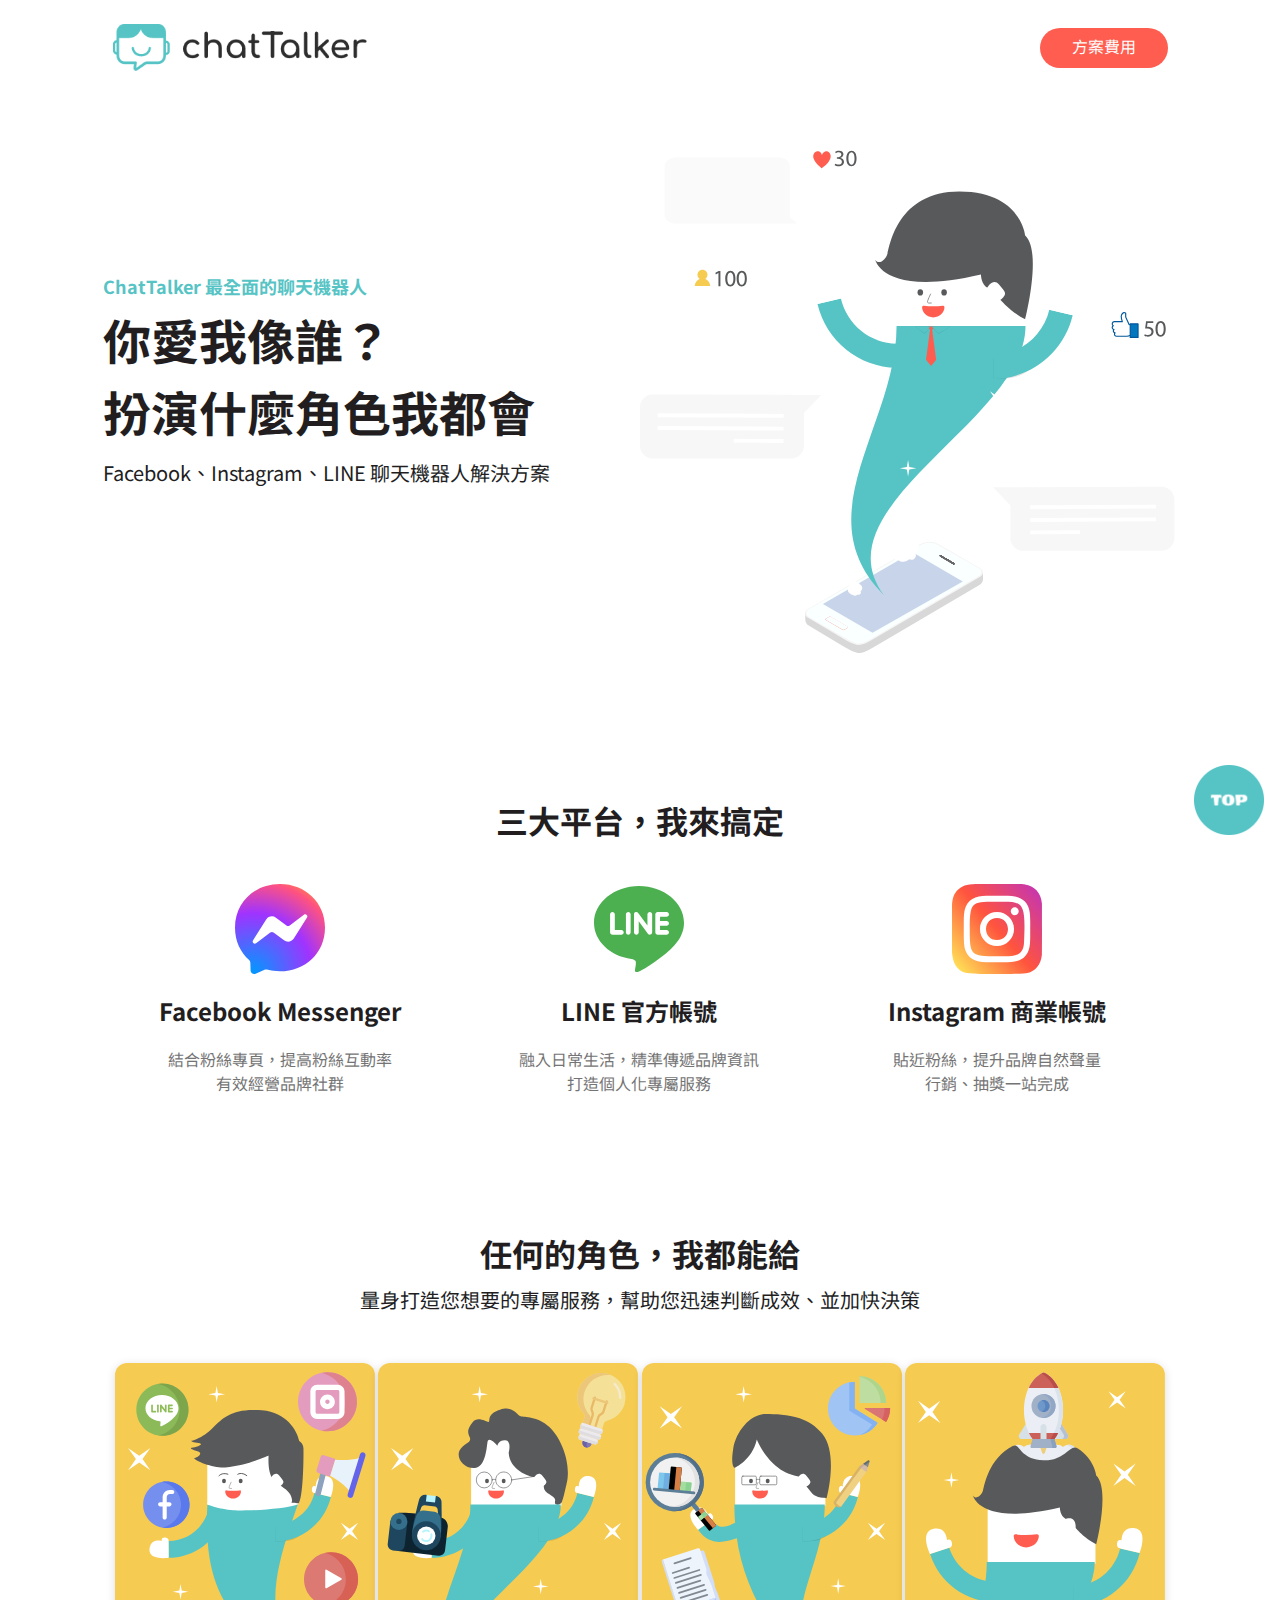
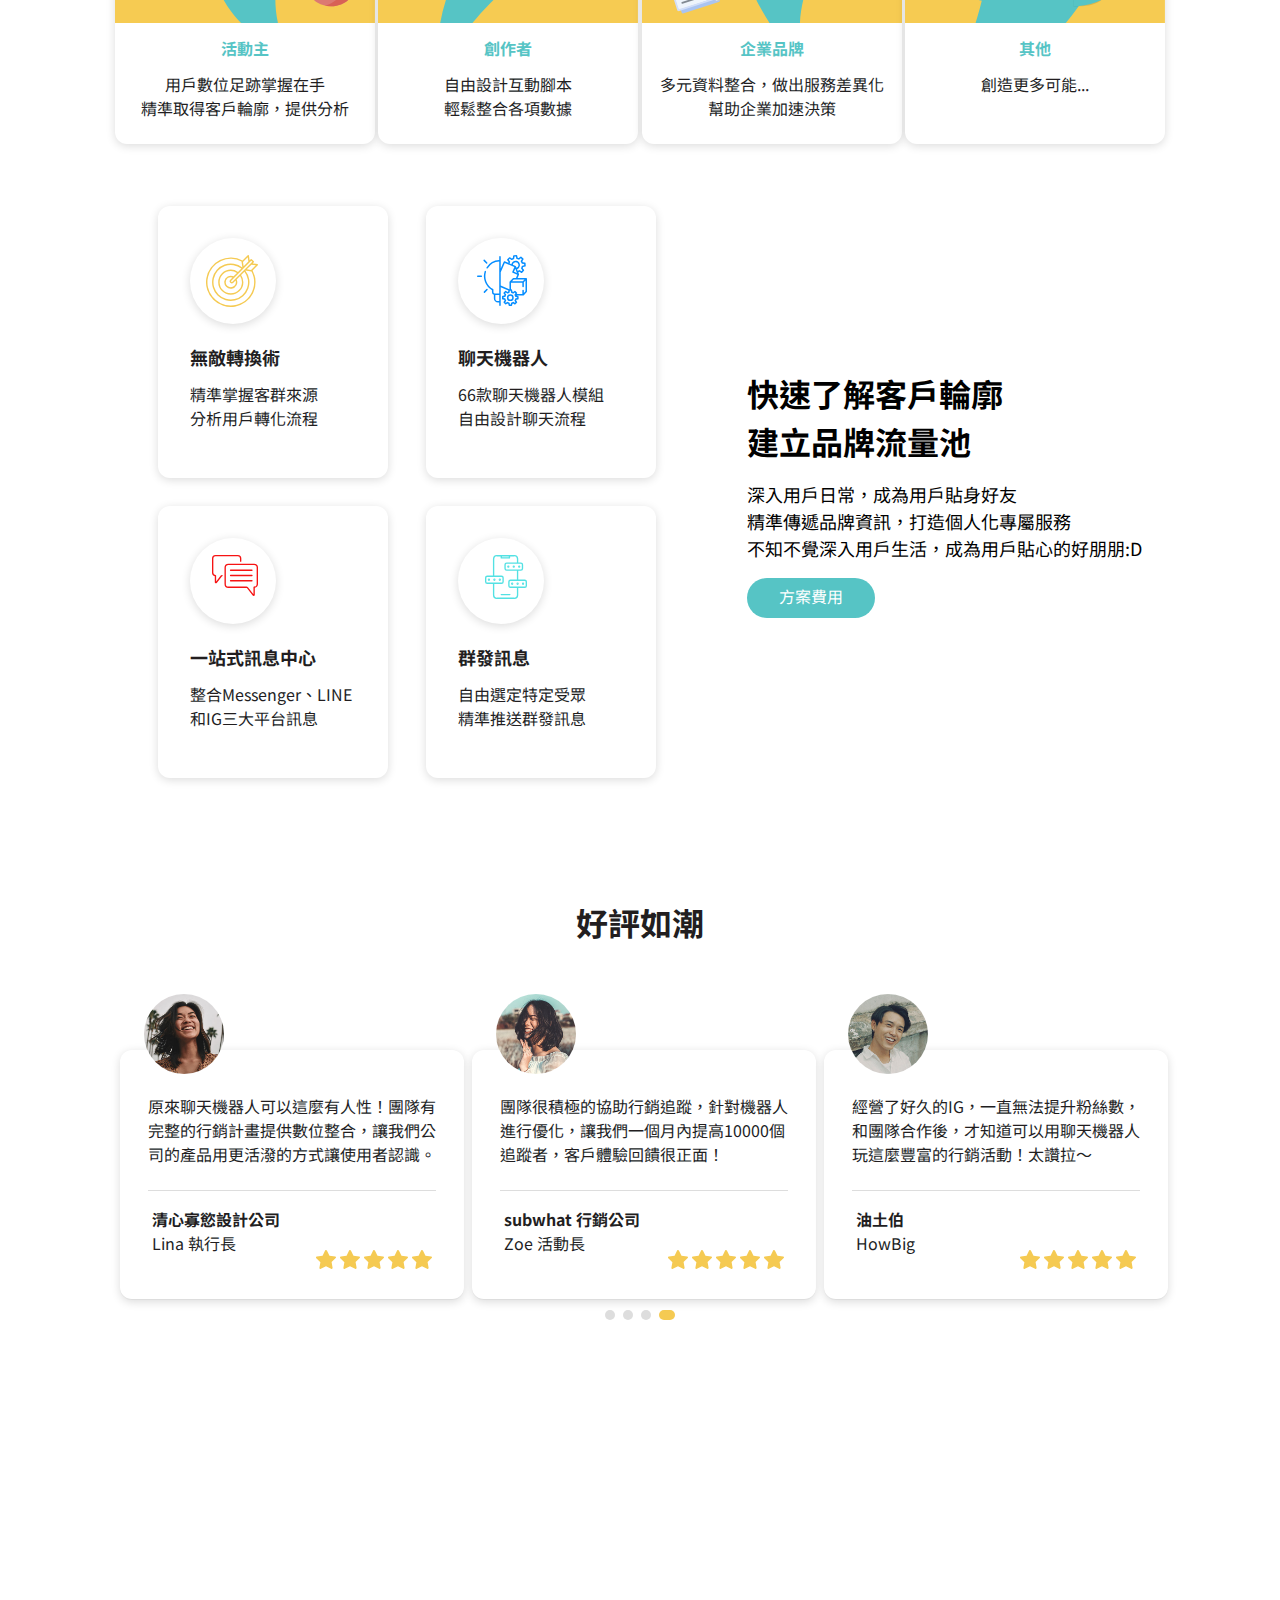
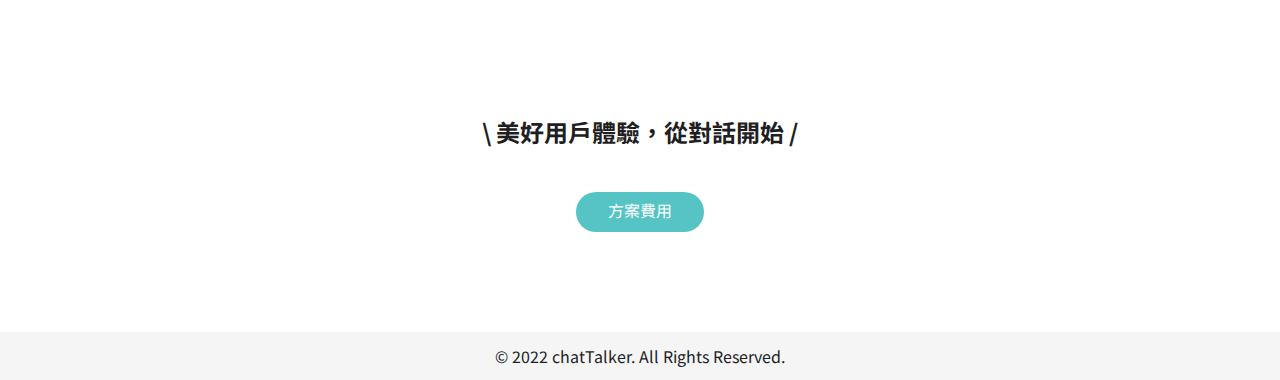
<file: index.html>
<!DOCTYPE html>
<html lang="en">

<head>
  <meta charset="UTF-8">
  <meta http-equiv="X-UA-Compatible" content="IE=edge">
  <meta name="viewport" content="width=device-width, initial-scale=1.0">
  <title>ChatTalker 最全面的聊天機器人 | 首頁</title>
  <link rel="stylesheet" href="css/all.css">
  <link rel="preconnect" href="https://fonts.googleapis.com">
  <link rel="preconnect" href="https://fonts.gstatic.com" crossorigin>
  <link href="https://fonts.googleapis.com/css2?family=Noto+Sans+TC&display=swap" rel="stylesheet">
</head>

<body>
  <div class="container">

    <a class="topBtn" href="#top"><img src="img/top.png" alt="top"></a>
    <a class="topBtnBig" href="#top"><img src="img/top@2x.png" alt="top"></a>

    <nav id="top">
      <h1 class="logo">
        <a href="#">
          <img src="img/logo.png"
            alt="logo">
        </a>
      </h1>
      <a href="/payment.html" class="btn">方案費用</a>
    </nav>
    <header>
      <ul class="slogan">
        <li class="text-blue text18 text-bold">ChatTalker 最全面的聊天機器人</li>
        <li class="text-darkGary text-bold lh15">你愛我像誰？<br> 扮演什麼角色我都會</li>
        <li class="text-darkGary text20">Facebook、Instagram、LINE 聊天機器人解決方案</li>
      </ul>
      <a href="#" class="banner">
        <img src="img/home.svg"
          alt="home">
      </a>
    </header>

    <ul class="sns">
      <h2 class="text-darkGary text-center text-bold">三大平台，我來搞定</h2>
      <li class="card text-center">
        <img
          src="img/messenger.svg"
          alt="FBmessenger">
        <h3 class="text-bold text24 text-darkGary">Facebook Messenger</h3>
        <p class="text16 text-gary lh15">結合粉絲專頁，提高粉絲互動率 <br> 有效經營品牌社群</p>
      </li>
      <li class="card text-center">
        <img src="img/line.svg"
          alt="line">
        <h3 class="text-bold text24 text-darkGary">LINE 官方帳號</h3>
        <p class="text16 text-gary lh15">融入日常生活，精準傳遞品牌資訊<br>打造個人化專屬服務</p>
      </li>
      <li class="card text-center">
        <img
          src="img/instagram.svg"
          alt="ig">
        <h3 class="text-bold text24 text-darkGary">Instagram 商業帳號</h3>
        <p class="text16 text-gary lh15">貼近粉絲，提升品牌自然聲量<br> 行銷、抽獎一站完成</p>
      </li>
    </ul>

    <div class="feature">
      <h2 class="text-bold text-center text-bold text-darkGary">任何的角色，我都能給</h2>
      <p class="text20 text-center text-darkGary lh15">量身打造您想要的專屬服務，幫助您迅速判斷成效、並加快決策</p>

      <ul class="feature-list">
        <li class="feature-card text-center">
          <img src="img/ch01.svg"
            alt="活動主">
          <h2 class="text-blue text-bold text16">活動主</h2>
          <p class="text-darkGary text16 lh15">用戶數位足跡掌握在手<br>精準取得客戶輪廓，提供分析</p>
        </li>
        <li class="feature-card text-center">
          <img src="img/ch02.svg"
            alt="創作者">
          <h2 class="text-blue text-bold text16">創作者</h2>
          <p class="text-darkGary text16 lh15">自由設計互動腳本 <br> 輕鬆整合各項數據</p>
        </li>
        <li class="feature-card text-center">
          <img src="img/ch03.svg"
            alt="企業品牌">
          <h2 class="text-blue text-bold text16">企業品牌</h2>
          <p class="text-darkGary text16 lh15">多元資料整合，做出服務差異化 <br> 幫助企業加速決策</p>
        </li>
        <li class="feature-card text-center">
          <img src="img/ch04.svg"
            alt="其他">
          <h2 class="text-blue text-bold text16">其他</h2>
          <p class="text-darkGary text16 lh15">創造更多可能...</p>
        </li>
      </ul>
    </div>

    <div class="functions">
      <ul class="funcList">
        <li class="funcCard">
          <div class="rad">
            <img
              src="img/icon01.svg"
              alt="無體轉換術">
          </div>
          <h3 class="text-bold text18 text-darkGary">無敵轉換術</h3>
          <p class="text16 text-darkGary lh15">精準掌握客群來源<br>分析用戶轉化流程</p>
        </li>
        <li class="funcCard">
          <div class="rad">
            <img
              src="img/icon02.svg"
              alt="聊天機器人">
          </div>
          <h3 class="text-bold text18 text-darkGary">聊天機器人</h3>
          <p class="text16 text-darkGary lh15">66款聊天機器人模組<br>自由設計聊天流程</p>
        </li>
        <li class="funcCard">
          <div class="rad">
            <img
              src="img/icon03.svg"
              alt="一站式訊息中心">
          </div>
          <h3 class="text-bold text18 text-darkGary">一站式訊息中心</h3>
          <p class="text16 text-darkGary lh15">整合Messenger、LINE<br>和IG三大平台訊息</p>
        </li>
        <li class="funcCard">
          <div class="rad">
            <img
              src="img/icon04.svg"
              alt="群發訊息">
          </div>
          <h3 class="text-bold text18 text-darkGary">群發訊息</h3>
          <p class="text16 text-darkGary lh15">自由選定特定受眾<br>精準推送群發訊息</p>
        </li>
      </ul>
      <div class="funcPay">
        <ul>
          <li class="text-bold text28 lh15">快速了解客戶輪廓<br>建立品牌流量池</li>
          <li class="text18 lh15">深入用戶日常，成為用戶貼身好友<br>精準傳遞品牌資訊，打造個人化專屬服務<br>不知不覺深入用戶生活，成為用戶貼心的好朋朋:D</li>
          <li><a class="btn bg-blue" href="/payment.html">方案費用</a></li>
        </ul>
      </div>
    </div>

    <div class="rate">
      <h2 class="text28 text-darkGary text-center text-bold">好評如潮</h2>

      <ul class="rateList">
        
        <li class="rateBox">
          <div class="stars">
            <img
              src="img/icon_star.svg"
              alt="star">
            <img
              src="img/icon_star.svg"
              alt="star">
            <img
              src="img/icon_star.svg"
              alt="star">
            <img
              src="img/icon_star.svg"
              alt="star">
            <img
              src="img/icon_star.svg"
              alt="star">
          </div>
          <img class="userIcon"
            src="img/user01.jpg" alt="user-Lina">
          <div class="rateText">
            <p class="lh15 text16 text-darkGary">原來聊天機器人可以這麼有人性！團隊有完整的行銷計畫提供數位整合，讓我們公司的產品用更活潑的方式讓使用者認識。</p>
            <ul>
              <li class="text16 text-bold text-darkGary">清心寡慾設計公司</li>
              <li class="text16 text-darkGary">Lina 執行長</li>
            </ul>
          </div>
        </li>

        <li class="rateBox">
          <div class="stars">
            <img
              src="img/icon_star.svg"
              alt="star">
            <img
              src="img/icon_star.svg"
              alt="star">
            <img
              src="img/icon_star.svg"
              alt="star">
            <img
              src="img/icon_star.svg"
              alt="star">
            <img
              src="img/icon_star.svg"
              alt="star">
          </div>
          <img class="userIcon"
            src="img/user02.jpg" alt="user-Zoe">
          <div class="rateText">
            <p class="lh15 text16 text-darkGary">團隊很積極的協助行銷追蹤，針對機器人進行優化，讓我們一個月內提高10000個追蹤者，客戶體驗回饋很正面！</p>
            <ul>
              <li class="text16 text-bold text-darkGary">subwhat 行銷公司</li>
              <li class="text16 text-darkGary">Zoe 活動長</li>
            </ul>
          </div>
        </li>

        <li class="rateBox">
          <div class="stars">
            <img
              src="img/icon_star.svg"
              alt="star">
            <img
              src="img/icon_star.svg"
              alt="star">
            <img
              src="img/icon_star.svg"
              alt="star">
            <img
              src="img/icon_star.svg"
              alt="star">
            <img
              src="img/icon_star.svg"
              alt="star">
          </div>
          <img class="userIcon"
            src="img/user03.jpg" alt="user-HowBig">
          <div class="rateText">
            <p class="lh15 text16 text-darkGary">經營了好久的IG，一直無法提升粉絲數，和團隊合作後，才知道可以用聊天機器人玩這麼豐富的行銷活動！太讚拉～</p>
            <ul>
              <li class="text16 text-bold text-darkGary">油土伯</li>
              <li class="text16 text-darkGary">HowBig</li>
            </ul>
          </div>
        </li>

      </ul>
    </div>

    <div class="dots">
      <div class="dot"></div>
      <div class="dot"></div>
      <div class="dot"></div>
      <div class="longDot"></div>
    </div>
    <footer class="text-center">
      <h2 class="text24 text-darkGary text-bold">\ 美好用戶體驗，從對話開始 /</h2>
      <a class="btn bg-blue" href="payment.html">方案費用</a>
    </footer>
  </div>

  <h4 class="text16 text-darkGary text-center">© 2022 chatTalker. All Rights Reserved.</h4>

</body>

</html>
</file>
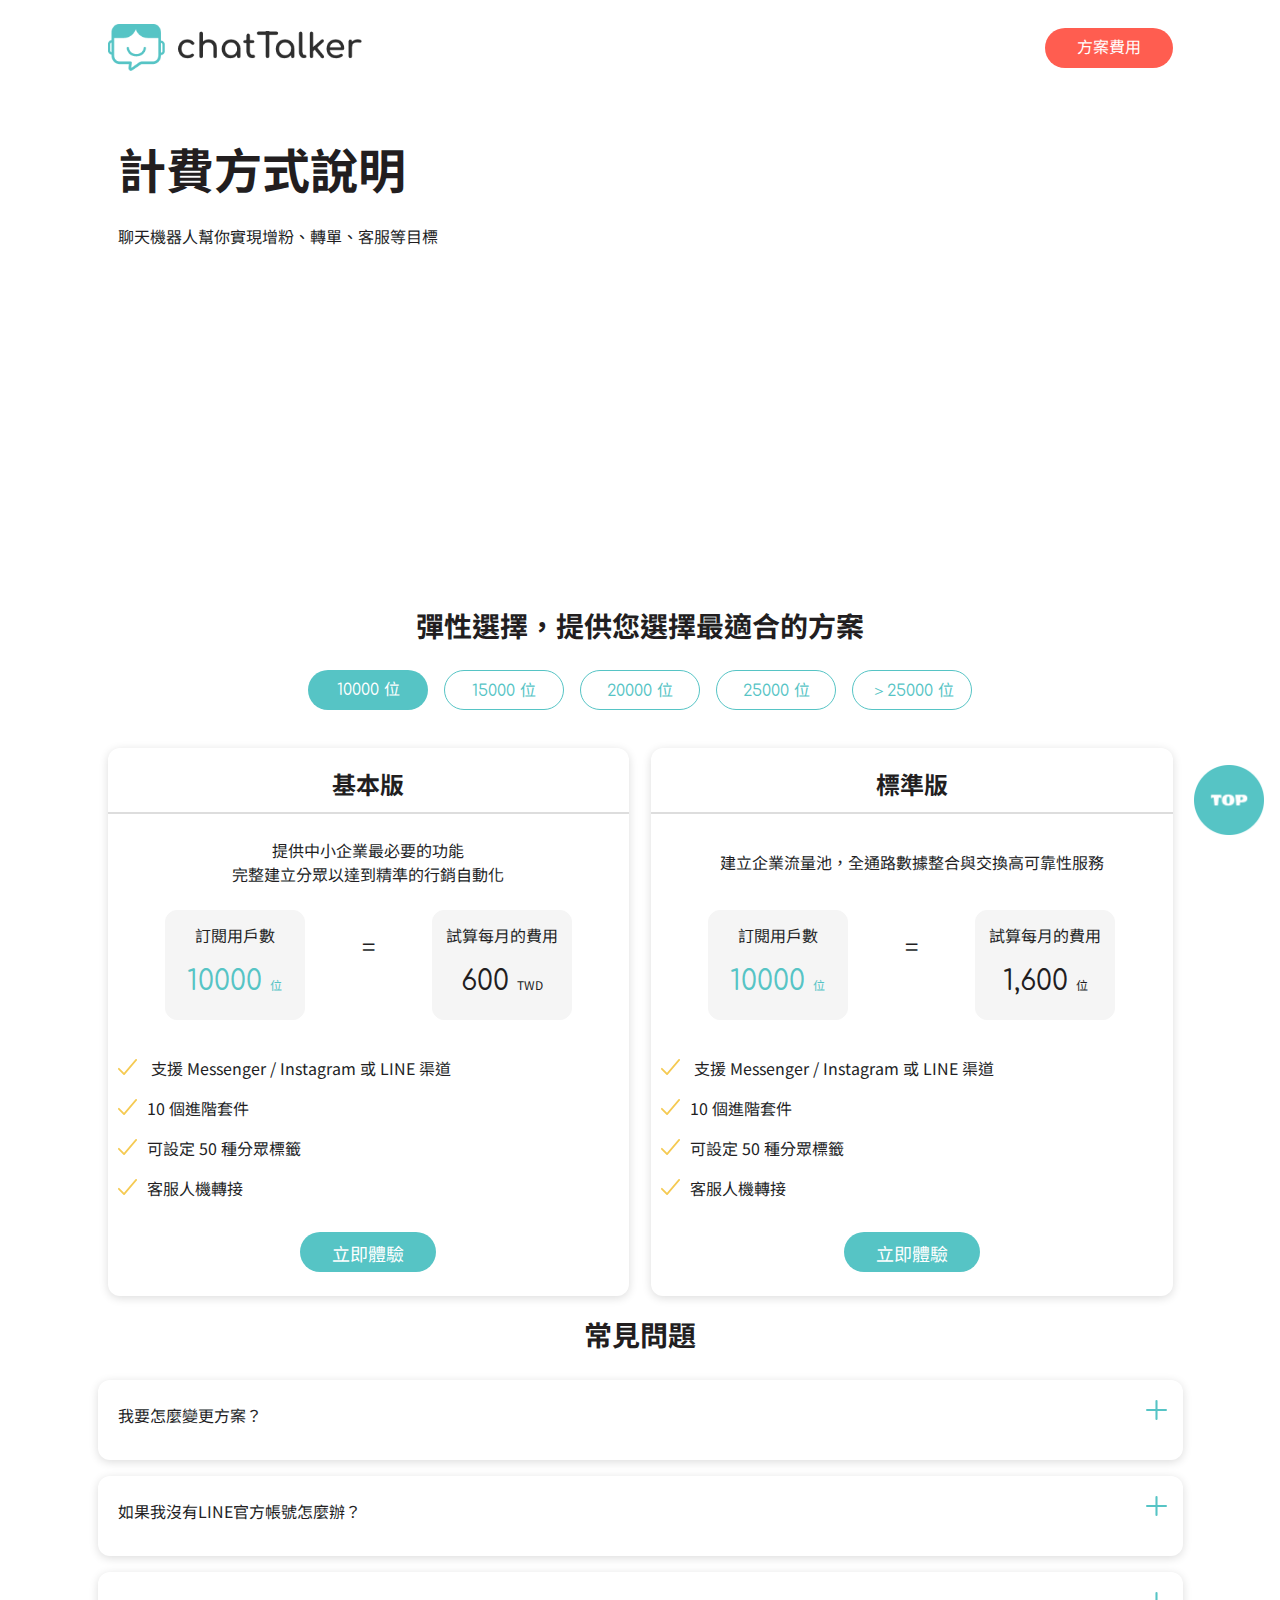
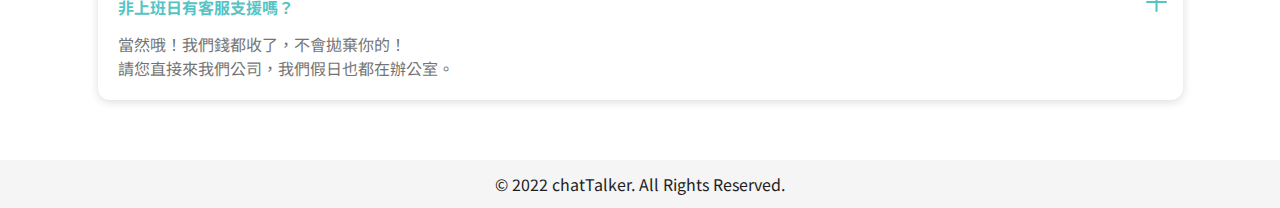
<file: payment.html>
<!DOCTYPE html>
<html lang="en">

<head>
  <meta charset="UTF-8">
  <meta http-equiv="X-UA-Compatible" content="IE=edge">
  <meta name="viewport" content="width=device-width, initial-scale=1.0">
  <title>ChatTalker 最全面的聊天機器人 | 費用</title>
  <link rel="stylesheet" href="css/all2.css">
  <link rel="preconnect" href="https://fonts.googleapis.com">
  <link rel="preconnect" href="https://fonts.gstatic.com" crossorigin>
  <link href="https://fonts.googleapis.com/css2?family=Comfortaa&family=Noto+Sans+TC&display=swap" rel="stylesheet">
</head>

<body>
  <div class="container">

    <a class="topBtn" href="#top"><img src="img/top.png" alt="top"></a>
    <a class="topBtnBig" href="#top"><img src="img/top@2x.png" alt="top"></a>

    <nav>
      <h1 class="logo">
        <a href="#">
          <img src="img/logo.png"
            alt="logo">
        </a>
      </h1>
      <a href="payment.html" class="btn">方案費用</a>
    </nav>
    <div class="wrap-header">
      <header>
        <h1 class="text32 text-bold">計費方式說明</h1>
        <p class="text16">聊天機器人幫你實現增粉、轉單、客服等目標</p>
      </header>
    </div>

    <div class="chose">
      <h2 class="text28 text-bold text-center lh15">彈性選擇，提供您選擇最適合的方案</h2>

      <ul class="choseMenu">
        <li><a class="btn text-center bg-blue " href="#">10000 <span>位</span></a></li>
        <li><a class="btn text-center bg-blue click " href="#">15000 <span>位</span></a></li>
        <li><a class="btn text-center bg-blue click " href="#">20000 <span>位</span></a></li>
        <li><a class="btn text-center bg-blue click " href="#">25000 <span>位</span></a></li>
        <li><a class="btn text-center bg-blue click " href="#">＞25000 <span>位</span></a></li>
      </ul>

      <ul class="choseCardList">
        <li class="choseCard">
          <h3 class="text24 text-center text-bold">基本版</h3>
          <p class="text-center lh15">提供中小企業最必要的功能<br>完整建立分眾以達到精準的行銷自動化</p>
          <div class="plusBlock">
            <div class="pList">
              <div class="price text-center">
                <h4>訂閱用戶數</h4>
                <p class="text-blue text28">10000 <span>位</span> </p>
              </div>
              <p class="text24">=</p>
              <div class="price text-center">
                <h4>試算每月的費用</h4>
                <p class=" text28">600 <span>TWD</span> </p>
              </div>
            </div>
            <ul class="goodList">
              <li class="text14"><img src="img/icon_check.svg" alt="check">
                支援 Messenger / Instagram 或 LINE 渠道</li>
              <li class="text14"><img src="img/icon_check.svg" alt="check">10 個進階套件</li>
              <li class="text14"><img src="img/icon_check.svg" alt="check">可設定 50 種分眾標籤</li>
              <li class="text14"><img src="img/icon_check.svg" alt="check">客服人機轉接</li>
            </ul>
            <a href="index.html" class="btn bg-blue text18">立即體驗</a>
          </div>
        </li>
        <li class="choseCard">
          <h3 class="text24 text-center text-bold">標準版</h3>
          <p class="text-center lh30">建立企業流量池，全通路數據整合與交換高可靠性服務</p>
          <div class="plusBlock">
            <div class="pList">
              <div class="price text-center">
                <h4>訂閱用戶數</h4>
                <p class="text-blue text28">10000 <span>位</span> </p>
              </div>
              <p class="text24">=</p>
              <div class="price text-center">
                <h4>試算每月的費用</h4>
                <p class=" text28">1,600 <span>位</span> </p>
              </div>
            </div>
            <ul class="goodList">
              <li class="text14"><img src="img/icon_check.svg" alt="check">
                支援 Messenger / Instagram 或 LINE 渠道</li>
              <li class="text14"><img src="img/icon_check.svg" alt="check">10 個進階套件</li>
              <li class="text14"><img src="img/icon_check.svg" alt="check">可設定 50 種分眾標籤</li>
              <li class="text14"><img src="img/icon_check.svg" alt="check">客服人機轉接</li>
            </ul>
            <a href="index.html" class="btn bg-blue text18">立即體驗</a>
          </div>
        </li>
      </ul>
    </div>

    <div class="QA">
      <h2 class="text28 text-bold text-center">常見問題</h2>
      <ul class="QAmenu lh15">
        <li class="QAitem">
          <img src="img/icon_plus.svg" alt="plus-btn">
          <a class="text-darkGary" href="">我要怎麼變更方案？</a>
          <p class="text-gary"></p>
        </li>
        <li class="QAitem">
          <img src="img/icon_plus.svg" alt="plus-btn">
          <a class="text-darkGary" href="">如果我沒有LINE官方帳號怎麼辦？</a>
          <p class="text-gary"></p>
        </li>
        <li class="QAitem">
          <img src="img/icon_plus.svg" alt="plus-btn">
          <a class="text-blue text-bold" href="#">非上班日有客服支援嗎？</a>
          <p class="text-gary">當然哦！我們錢都收了，不會拋棄你的！<br> 請您直接來我們公司，我們假日也都在辦公室。</p>
        </li>
      </ul>
    </div>
  </div>
  </div>

  <footer>
    <h4 class="text16 text-darkGary text-center">© 2022 chatTalker. All Rights Reserved.</h4>
  </footer>

</body>

</html>
</file>
<file: css/all.css>
html,
body,
div,
span,
applet,
object,
iframe,
h1,
h2,
h3,
h4,
h5,
h6,
p,
blockquote,
pre,
a,
abbr,
acronym,
address,
big,
cite,
code,
del,
dfn,
em,
img,
ins,
kbd,
q,
s,
samp,
small,
strike,
strong,
sub,
sup,
tt,
var,
b,
u,
i,
center,
dl,
dt,
dd,
ol,
ul,
li,
fieldset,
form,
label,
legend,
table,
caption,
tbody,
tfoot,
thead,
tr,
th,
td,
article,
aside,
canvas,
details,
embed,
figure,
figcaption,
footer,
header,
hgroup,
menu,
nav,
output,
ruby,
section,
summary,
time,
mark,
audio,
video {
  margin: 0;
  padding: 0;
  border: 0;
  font-size: 100%;
  font: inherit;
  vertical-align: baseline;
}

/* HTML5 display-role reset for older browsers */
article,
aside,
details,
figcaption,
figure,
footer,
header,
hgroup,
menu,
nav,
section {
  display: block;
}

body {
  line-height: 1;
}

ol,
ul {
  list-style: none;
}

blockquote,
q {
  quotes: none;
}

blockquote:before,
blockquote:after,
q:before,
q:after {
  content: '';
  content: none;
}

table {
  border-collapse: collapse;
  border-spacing: 0;
}

/* RESET */

.container {
  padding-right: 5px;
  padding-left: 5px;
  max-width: 1085px;
  margin: 0 auto;
  /* padding: 0 8px; */
  /* border: 1px solid #ccc; */
}

img {
  max-width: 100%;
  height: auto;
}

*,
*::before,
*::after {
  Box-sizing: border-box;
}

* {
  -webkit-box-sizing: border-box;
  -moz-box-sizing: border-box;
  box-sizing: border-box;
}

a {
  text-decoration: none;
  display: block;
}

/*my reset*/

body {
  font-family: 'Noto Sans TC', sans-serif;
  background-image:
    url(https://raw.githubusercontent.com/hexschool/webLayoutTraining1st/master/chatTalker_images/bg_home.svg),
    url(https://raw.githubusercontent.com/hexschool/webLayoutTraining1st/master/chatTalker_images/home_footer.svg);
  background-position: top right, bottom 150px center;
  background-repeat: no-repeat, no-repeat;
  background-size: 65vw, 100vw;
}

.topBtn {
  position: fixed;
  right: 16px;
  top: 90%;
  width: 50px;
  display: none;
}

.topBtnBig {
  position: fixed;
  right: 16px;
  top: 85%;
  width: 70px;
}


@media (max-width:576px) {

  .topBtnBig{
    display: none;
  }

  .topBtn{
    display: block;
  }

  body {
    background-image: none;
  }

  nav {
    border-bottom: 2px solid #FFD153;
  }

  header {
    flex-direction: column;
  }
}

nav {
  display: flex;
  justify-content: space-between;
  padding: 24px 10px;
  align-items: center;
}


.logo {
  display: inline-block;
  width: 30vw;
}

@media (min-width:768px) {
  .logo {
    width: 20vw;
  }
}

.btn {
  width: 128px;
  height: 40px;
  background: #FF5D50;
  color: white;
  font-size: 16px;
  padding: 10px 32px 8px 32px;
  border-radius: 22px;
}

.btn:hover{
  color: #fff;
  background: #221e1f;
}

header {
  display: flex;
  align-items: center;
  justify-content: space-between;
  padding-top: 10px;
}

.slogan>li:first-child {
  padding-bottom: 8px;
}

.slogan>li:nth-child(2) {
  padding-bottom: 16px;
  font-size: 32px;
}

.banner {
  width: 100%;
  background-image: url(https://raw.githubusercontent.com/hexschool/webLayoutTraining1st/master/chatTalker_images/bg_home_sm.svg);
  background-repeat: no-repeat;
  background-position: center top 95%;

}

@media (min-width:576px) {
  .banner {
    width: 50%;
    background-image: none;
  }

  .slogan>li:nth-child(2) {
    font-size: 48px;
  }

  .sns>h2,
  .feature>h2 {
    font-size: 48px;
  }

  .funcPay>ul>li:nth-child(1) {
    font-size: 32px;
  }

  .rate>h2,
  footer>h2 {
    font-size: 32px;
  }

}

.sns {
  padding: 150px 0;
}

.sns>h2 {
  padding-bottom: 48px;
  font-size: 32px;
}

.card {
  width: 33%;
  display: inline-block;
}

@media (max-width:768px) {

  .card {
    width: 100%;
    display: block;
    padding-bottom: 24px;
  }

}

.card>img {
  width: 90px;
}

@media (max-width:576px) {
  .card>img {
    width: 60px;
  }

}

.card>h3 {
  padding: 24px 0;
}

.feature {
  margin: -8px;
  padding-left: 20px;
  padding-right: 20px;
  padding-bottom: 60px;
}

.feature>h2 {
  font-size: 32px;
  padding-bottom: 16px;
}

.feature-list {
  display: flex;
  justify-content: space-between;
  flex-wrap: wrap;
  padding-top: 48px;
}

.feature-card {
  width: 260px;
  border-radius: 12px;
  box-shadow: 0px 2px 10px rgba(0, 0, 0, 0.14);
  background: #fff;
  margin-bottom: 10px;
}

@media (max-width:992px) {
  .feature-card {
    width: 24%;
  }

}

@media (max-width:768px) {
  .feature-list {
    justify-content: space-around;
  }

  .feature-card {
    width: 260px;
  }

}

.feature-card>img {
  border-top-right-radius: 12px;
  border-top-left-radius: 12px;
}

.feature-card>h2 {
  padding-top: 16px;
}

.feature-card>p {
  padding: 16px 0 24px 0;
}

.functions {
  display: flex;
  justify-content: space-around;
  padding-bottom: 100px;
}


@media (max-width:576px) {
  .functions {
    flex-direction: column-reverse;
    align-items: center;
    padding-bottom: 50px;
  }

  .funcPay {
    text-align: center;
  }

  .funcPay .btn {
    margin: 0 auto;
  }

  .funcList {
    flex-direction: column;
  }

}


.funcList {
  display: flex;
  flex-wrap: wrap;
  justify-content: space-around;
  width: 50%;
}

.funcCard {
  margin-bottom: 28px;
  width: 230px;
  border-radius: 12px;
  box-shadow: 0px 2px 10px rgba(0, 0, 0, 0.14);
  padding: 32px;
}


.rad {
  width: 86px;
  height: 86px;
  border-radius: 999em;
  box-shadow: 0px 2px 10px rgba(0, 0, 0, 0.14);
  position: relative;
}

.rad>img {
  position: absolute;
  right: 20%;
  top: 20%;
}

.funcCard>h3 {
  padding-top: 24px;
  padding-bottom: 16px;
}

.funcCard>p {
  padding-bottom: 16px;
}

.funcPay {
  display: flex;
  flex-direction: column;
  justify-content: center;
  align-items: center;
}

.funcPay ul {
  padding-bottom: 8px;
}

.funcPay li {
  padding-bottom: 16px;
}

.rateList {
  display: flex;
  flex-wrap: wrap;
  margin: 0 -8px;
  padding-bottom: 100px;
  justify-content: center;
}

.rateBox {
  width: 352px;
  height: 248px;
  position: relative;
  padding: 56px 8px 0 8px;
}


@media (max-width:992px) {
  .rateBox {
    width: 335px;
    margin-bottom: 100px;
  }

}

@media (max-width:576px) {
  .rateList>.rateBox:nth-child(2) {
    display: none;
  }

  .rateList>.rateBox:nth-child(3) {
    display: none;
  }

  .rateList {
    padding-bottom: 30px;
  }


}

.userIcon {
  width: 80px;
  height: 80px;
  border-radius: 999em;
  position: absolute;
  left: 32px;
  z-index: 1;
}

.rateText {
  position: absolute;
  top: 112px;
  border-radius: 12px;
  box-shadow: 0px 2px 10px rgba(0, 0, 0, 0.14);
  padding: 48px 32px;
  border-bottom: 1px solid #DDDDDD;
  background: #fff;
}

.rateText>p {
  margin: -4px;
  padding-bottom: 24px;
  border-bottom: 1px solid #DDDDDD;
}

.rateText>ul {
  padding-top: 24px;
}

.rateText li:first-child {
  padding-bottom: 8px;
}

.stars {
  position: absolute;
  bottom: -84px;
  right: 32px;
  z-index: 1;
}


.dots {
  margin-top: 24px;
  display: flex;
  justify-content: center;
  padding-bottom: 300px;
}

@media (max-width:576px) {
  .dots {
    padding-bottom: 30px;
  }

}

.dot {
  border-radius: 999em;
  background: #DDDDDD;
  width: 10px;
  height: 10px;
  margin: 0 4px;
}

.longDot {
  border-radius: 50px;
  width: 16px;
  height: 10px;
  background: #f5ca52;
  margin: 0 4px;
}

footer {
  background-image:
    url(https://raw.githubusercontent.com/hexschool/webLayoutTraining1st/master/chatTalker_images/footer_sm.svg);
  background-position: bottom 220px center;
  background-repeat: no-repeat;
  background-size: 100vw;


}

@media (min-width:576px) {
  footer {
    background-image: none;
  }
}

footer>h2 {
  padding-top: 100px;
  padding-bottom: 48px;
}

@media (max-width:576px) {
  footer>h2 {
    padding-top: 320px;
    padding-bottom: 32px;
  }



}

footer .btn {
  display: inline-block;
  margin-bottom: 100px;
}

h4 {
  padding: 16px 0;
  background: #F5F5F5;
}

/* color | font */

/* 黃色色碼 #f5ca52 */

.text-orange {
  color: #ff5d50;
}

.text-blue {
  color: #56c4c5;
}

.text-darkGary {
  color: #221e1f;
}

.text-gary {
  color: #747474;
}

.text16 {
  font-size: 1em;
}

.text18 {
  font-size: 1.125em;
}

.text20 {
  font-size: 1.25em;
}

.text24 {
  font-size: 1.5em;
}

.text28 {
  font-size: 1.75em;
}

.text32 {
  font-size: 3em;
}

.text46 {
  font-size: 2.875em;
}

.text48 {
  font-size: 3em;
}

.text-bold {
  font-weight: bold;
}

.lh15 {
  line-height: 1.5;
}

.text-center {
  text-align: center;
}

.bg-blue {
  background: #56c4c5;
}
</file>
<file: css/all2.css>
html,
body,
div,
span,
applet,
object,
iframe,
h1,
h2,
h3,
h4,
h5,
h6,
p,
blockquote,
pre,
a,
abbr,
acronym,
address,
big,
cite,
code,
del,
dfn,
em,
img,
ins,
kbd,
q,
s,
samp,
small,
strike,
strong,
sub,
sup,
tt,
var,
b,
u,
i,
center,
dl,
dt,
dd,
ol,
ul,
li,
fieldset,
form,
label,
legend,
table,
caption,
tbody,
tfoot,
thead,
tr,
th,
td,
article,
aside,
canvas,
details,
embed,
figure,
figcaption,
footer,
header,
hgroup,
menu,
nav,
output,
ruby,
section,
summary,
time,
mark,
audio,
video {
  margin: 0;
  padding: 0;
  border: 0;
  font-size: 100%;
  font: inherit;
  vertical-align: baseline;
}

/* HTML5 display-role reset for older browsers */
article,
aside,
details,
figcaption,
figure,
footer,
header,
hgroup,
menu,
nav,
section {
  display: block;
}

body {
  line-height: 1;
}

ol,
ul {
  list-style: none;
}

blockquote,
q {
  quotes: none;
}

blockquote:before,
blockquote:after,
q:before,
q:after {
  content: '';
  content: none;
}

table {
  border-collapse: collapse;
  border-spacing: 0;
}

/* RESET */

.container {
  max-width: 1085px;
  margin: 0 auto;
  /* padding: 0 8px; */
  /* border: 1px solid #ccc; */
}

img {
  max-width: 100%;
  height: auto;
}

*,
*::before,
*::after {
  Box-sizing: border-box;
}

* {
  -webkit-box-sizing: border-box;
  -moz-box-sizing: border-box;
  box-sizing: border-box;
}

a {
  text-decoration: none;
  display: block;
}

/*my reset*/


body {
  font-family: 'Noto Sans TC', sans-serif;
  color: #221E1F;
}

@media (min-width:376px) {
  body{
    background: url(https://raw.githubusercontent.com/hexschool/webLayoutTraining1st/master/chatTalker_images/banner.svg);
    background-repeat: no-repeat;
    background-position: right 0 ;
  }
}

.topBtn {
  position: fixed;
  right: 16px;
  top: 90%;
  width: 50px;
  display: none;
  z-index: 2;
}

.topBtnBig {
  position: fixed;
  right: 16px;
  top: 85%;
  width: 70px;
  z-index: 2;
}


@media (max-width:576px) {

  .topBtnBig{
    display: none;
  }

  .topBtn{
    display: block;
  }
}

nav {
  display: flex;
  justify-content: space-between;
  padding: 24px 10px;
  align-items: center;

}

.logo {
  display: inline-block;
  width: 30vw;
}

@media (min-width:768px) {
  .logo {
    width: 20vw;
  }

}

.btn {
  width: 128px;
  height: 40px;
  background: #FF5D50;
  color: white;
  font-size: 16px;
  padding: 10px 32px 8px 32px;
  border-radius: 22px;
}

.btn:hover{
  color: #fff;
  background: #221e1f;
}

@media (max-width:376px) {

  nav {
    border-bottom: 2px solid #FFD153;
  }
  
  .wrap-header {
  background-image: url(https://raw.githubusercontent.com/hexschool/webLayoutTraining1st/master/chatTalker_images/banner_sm.svg);
  background-repeat: no-repeat;
  background-size: 375px;
  }

}

header {
  padding-left: 20px;
  padding-right: 20px;
}

header h1 {
  padding-top: 48px;
  padding-bottom: 16px;

}

header p {
  padding-top: 20px;
  padding-bottom: 360px;
}

.chose {
  padding-left: 10px;
  padding-right: 10px;
}

.chose h2 {
  padding-bottom: 24px;
}

.choseMenu {
  display: flex;
  overflow: auto;
  padding-bottom: 38px;
}

@media (min-width:576px) {
  .choseMenu {
    justify-content: center;
  }
  .choseMenu li{
    margin-right:5px;
    margin-left:5px;
  }
  
  .chose .choseMenu .btn {
    width: 120px;
  }

}


.choseMenu .btn {
  width: 90px;
  font-size: 16px;
  padding: 10px 0px 8px 0px;
  font-family: 'Comfortaa', cursive;
}



.choseMenu li {
  padding-right: 3px;
  padding-left: 3px;
}

.choseMenu .click {
  color: #56c4c5;
  background: #fff;
  border: 1px solid #56c4c5;
}

.choseMenu .btn span {
  font-family: 'Noto Sans TC', sans-serif;
}

.choseCardList{
  display: flex;
  justify-content: space-between;
}


@media (max-width:768px) {
  .choseCardList .choseCard{
    width: 100%;
  }

  .choseCardList{
    display: block;
  }

}

.choseCard {
  width: 49%;
  box-shadow: 0px 2px 10px rgba(0, 0, 0, 0.14);
  background: #fff;
  border-radius: 12px;
  padding: 24px 0;
  margin-bottom: 24px;

}

.choseCard h3 {
  padding-bottom: 16px;
  border-bottom: 2px solid #dddddd;
}

.choseCard p {
  padding-top: 24px;
  padding-bottom: 24px;
}

.pList {
  display: flex;
  justify-content: space-evenly;
  padding-bottom: 28px;
}


.price {
  width: 140px;
  background: #F5F5F5;
  border: 1px solid #F5F5F5;
  border-radius: 12px;
  padding-top: 16px;

}

.price p {
  font-family: 'Comfortaa', cursive;
  text-align: center;
}

.price span {
  font-size: 12px;
  font-family: 'Noto Sans TC', sans-serif;
}

.goodList {
  line-height: 2.5;
  padding-bottom: 24px;
}

.goodList img {
  padding-left: 10px;
  padding-right: 10px;
}

.plusBlock .btn {
  padding-top: 12px;
  padding-bottom: 12px;
  width: 136px;
  margin: auto;
}

.QA h2 {
  padding-bottom: 32px;
}

.QAmenu {
  width: 100%;
}

.QAitem {
  position: relative;
  box-shadow: 0px 2px 10px rgba(0, 0, 0, 0.14);
  background: #fff;
  border-radius: 12px;
  padding: 20px;
  margin-bottom: 16px;

}

.QAitem a {
  padding: 3px 0;
}

.QAitem>img {
  position: absolute;
  right: 16px;
  top: 20px;
}

.QAitem p {
  padding-top: 10px;
}





footer {
  margin-top: 60px;
  padding: 16px 0;
  background: #F5F5F5;
}












/* color | font */

/* 黃色色碼 #f5ca52 */

.text-orange {
  color: #ff5d50;
}

.text-blue {
  color: #56c4c5;
}

.text-darkGary {
  color: #221e1f;
}

.text-gary {
  color: #747474;
}

.text16 {
  font-size: 1em;
}

.text18 {
  font-size: 1.125em;
}

.text20 {
  font-size: 1.25em;
}

.text24 {
  font-size: 1.5em;
}

.text28 {
  font-size: 1.75em;
}

.text32 {
  font-size: 3em;
}

.text46 {
  font-size: 2.875em;
}

.text48 {
  font-size: 3em;
}

.text-bold {
  font-weight: bold;
}

.lh15 {
  line-height: 1.5;
}

.lh30 {
  line-height: 3;
}

.text-center {
  text-align: center;
}

.bg-blue {
  background: #56c4c5;
}
</file>
